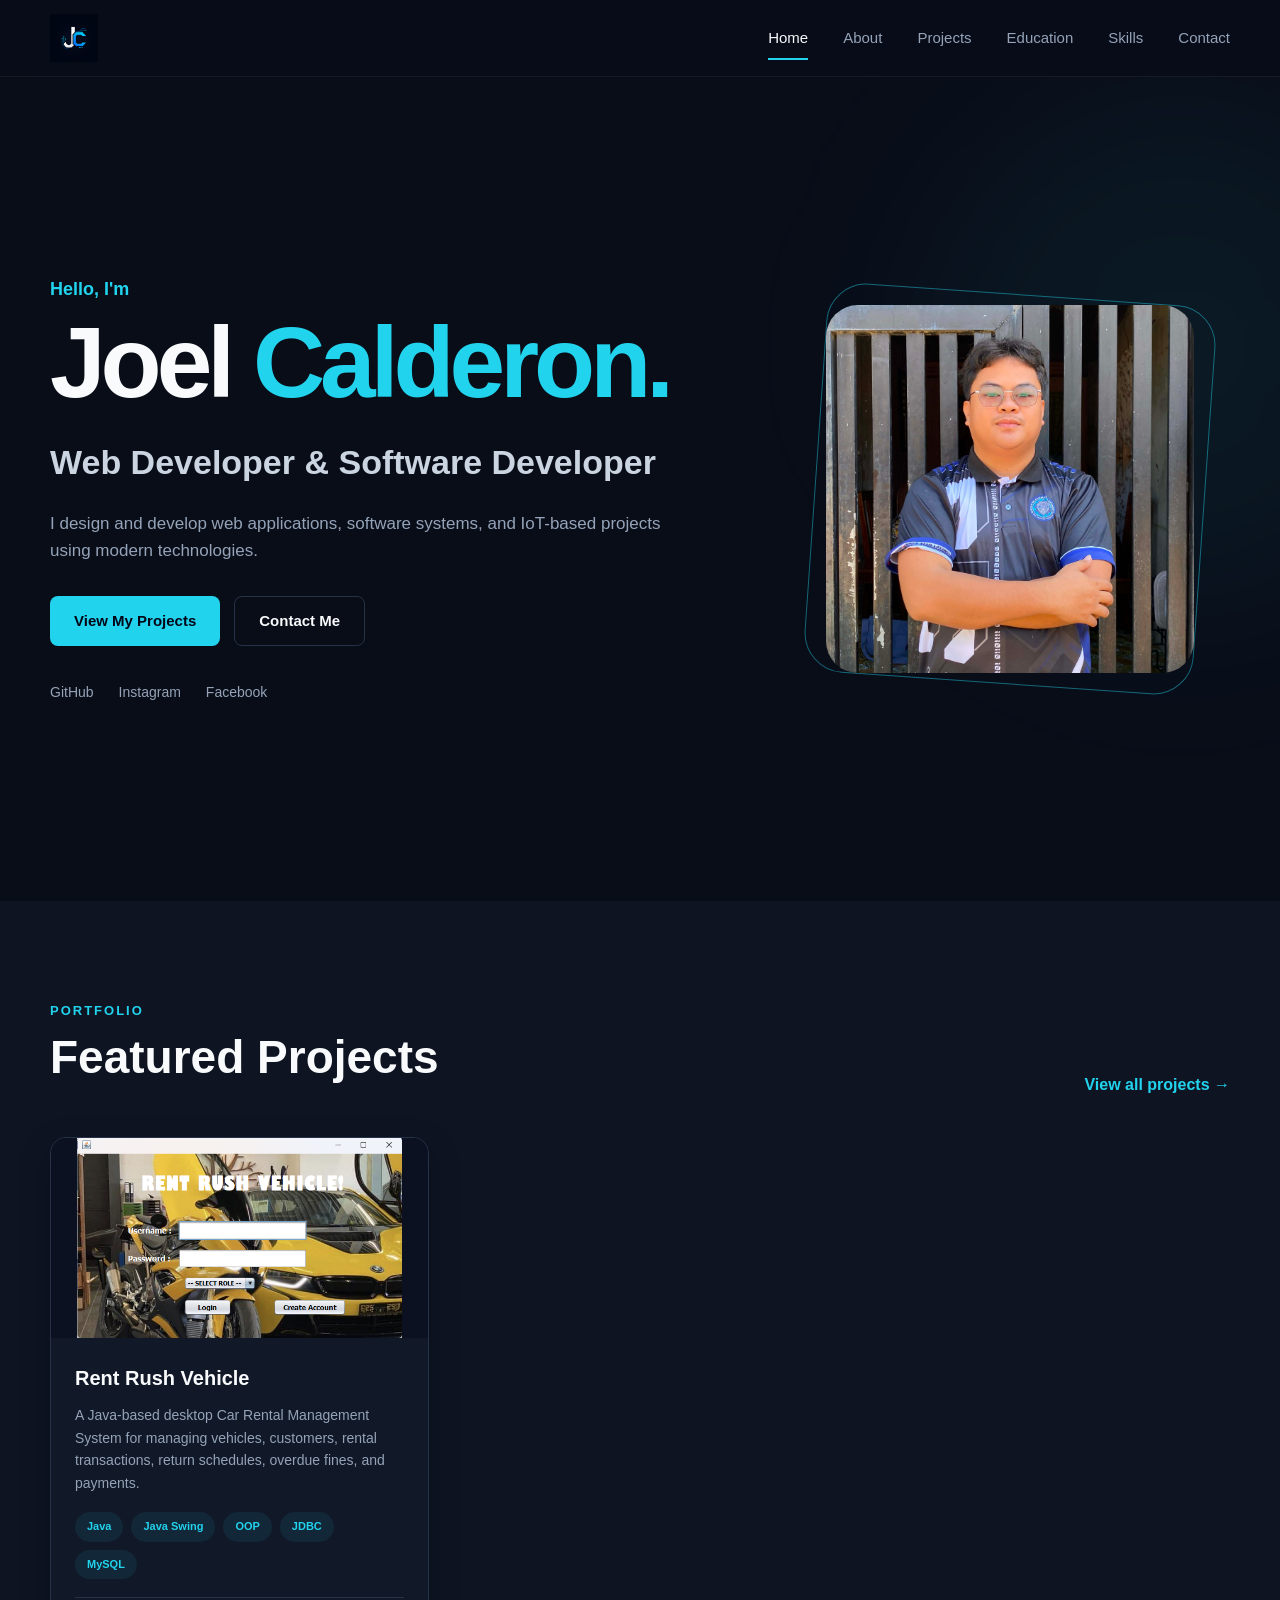
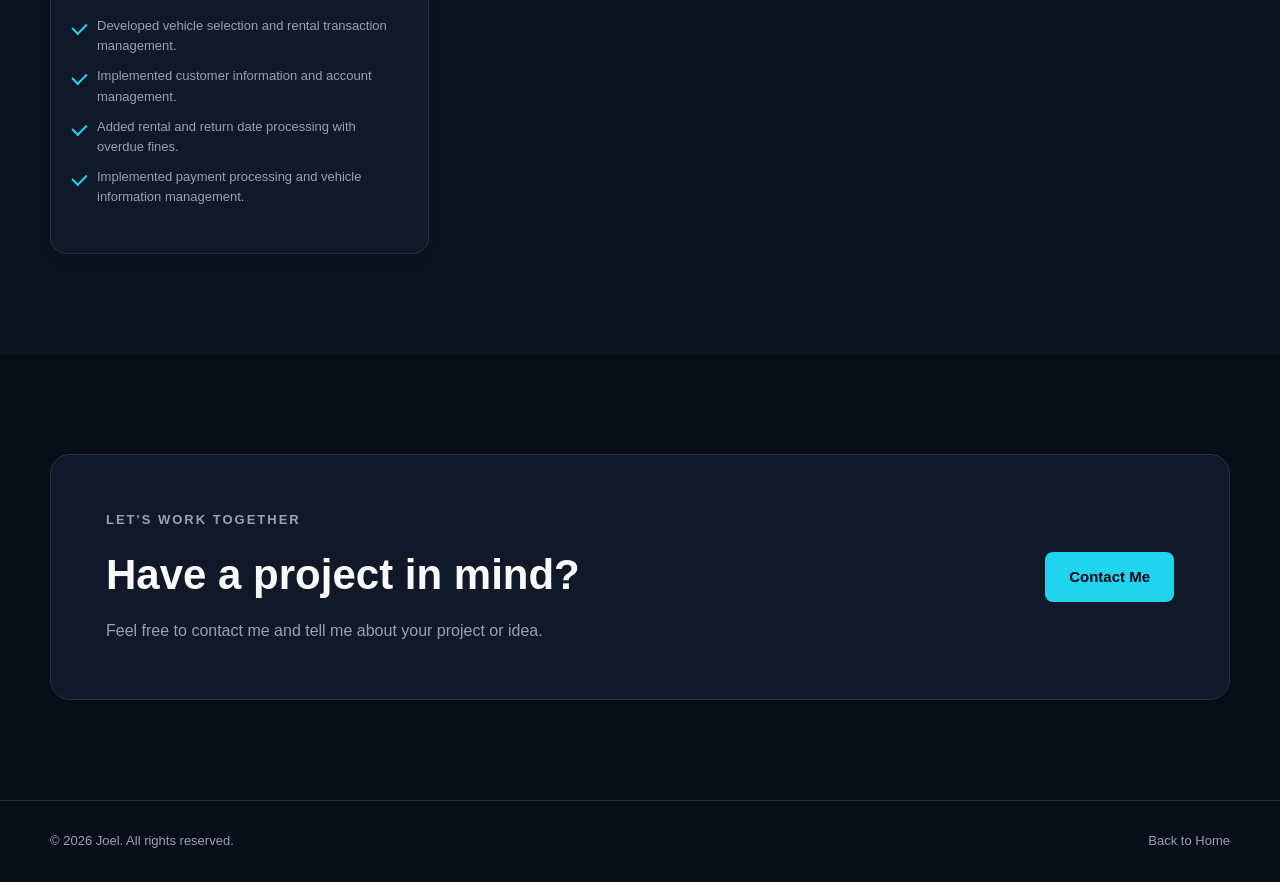
<file: index.html>
<!DOCTYPE html>
<html lang="en">

<head>
    <meta charset="UTF-8">

    <meta
        name="viewport"
        content="width=device-width, initial-scale=1.0"
    >

    <meta
        name="description"
        content="Joel's personal developer portfolio."
    >

    <title>Joel | Developer Portfolio</title>

    <link
        rel="stylesheet"
        href="./style.css"
    >
</head>

<body data-root=".">

    <!-- =========================
         NAVIGATION
    ========================== -->

    <header class="header">

        <nav class="navbar container">

             <a
                href="./index.html"
                class="logo"
            >
                <img
                    src="./assets/images/main-logo.png"
                    alt="Joel"
                >
            </a>

            <button
                class="nav-toggle"
                id="nav-toggle"
                aria-label="Open navigation menu"
            >
                ☰
            </button>

            <div
                class="nav-menu"
                id="nav-menu"
            >

                <a
                    href="./index.html"
                    class="nav-link"
                    data-page="home"
                >
                    Home
                </a>

                <a
                    href="./pages/about.html"
                    class="nav-link"
                    data-page="about"
                >
                    About
                </a>

                <a
                    href="./pages/project.html"
                    class="nav-link"
                    data-page="project"
                >
                    Projects
                </a>

                <a
                    href="./pages/education.html"
                    class="nav-link"
                    data-page="education"
                >
                    Education
                </a>

                <a
                    href="./pages/skill.html"
                    class="nav-link"
                    data-page="skill"
                >
                    Skills
                </a>

                <a
                    href="./pages/contact.html"
                    class="nav-link"
                    data-page="contact"
                >
                    Contact
                </a>

            </div>

        </nav>

    </header>


    <!-- =========================
         MAIN
    ========================== -->

    <main>

        <!-- HERO -->

        <section class="hero">

            <div class="container hero-container">

                <div class="hero-content">

                    <p class="eyebrow">
                        Hello, I'm
                    </p>

                    <h1>
                        Joel
                        <span>Calderon.</span>
                    </h1>

                    <h2>
                        Web Developer &
                        Software Developer
                    </h2>

                    <p class="hero-description">
                        I design and develop web applications,
                        software systems, and IoT-based projects
                        using modern technologies.
                    </p>

                    <div class="hero-buttons">

                        <a
                            href="./pages/project.html"
                            class="btn btn-primary"
                        >
                            View My Projects
                        </a>

                        <a
                            href="./pages/contact.html"
                            class="btn btn-secondary"
                        >
                            Contact Me
                        </a>

                    </div>


                    <div class="hero-socials">

                        <a
                            href="https://github.com/itsmeJoel18"
                            target="_blank"
                            rel="noopener"
                        >
                            GitHub
                        </a>

                        <a
                            href="https://www.instagram.com/joelcalderon018"
                            target="_blank"
                            rel="noopener"
                        >
                            Instagram
                        </a>

                        <a
                            href="https://www.facebook.com/joelcalderon1997"
                            target="_blank"
                            rel="noopener"
                        >
                            Facebook
                        </a>

                    </div>

                </div>


                <div class="hero-image-wrapper">

                    <div class="hero-image-border">

                        <img
                            src="./assets/images/pasikatkaboy.jpg"
                            alt="Joel's profile picture"
                            class="hero-image"
                        >

                    </div>

                </div>

            </div>

        </section>


        <!-- FEATURED PROJECTS -->

        <section class="section section-alt">

            <div class="container">

                <div class="section-heading-row">

                    <div>

                        <p class="section-label">
                            Portfolio
                        </p>

                        <h2 class="section-title">
                            Featured Projects
                        </h2>

                    </div>

                    <a
                        href="./pages/project.html"
                        class="text-link"
                    >
                        View all projects →
                    </a>

                </div>


                <div
                    class="projects-grid"
                    id="featured-project-container"
                >
                </div>

            </div>

        </section>


        <!-- CTA -->

        <section class="section">

            <div class="container">

                <div class="cta">

                    <div>

                        <p class="section-label">
                            Let's Work Together
                        </p>

                        <h2>
                            Have a project in mind?
                        </h2>

                        <p>
                            Feel free to contact me and tell me
                            about your project or idea.
                        </p>

                    </div>

                    <a
                        href="./pages/contact.html"
                        class="btn btn-primary"
                    >
                        Contact Me
                    </a>

                </div>

            </div>

        </section>

    </main>


    <!-- FOOTER -->

    <footer class="footer">

        <div class="container footer-container">

            <p>
                © <span id="current-year"></span>
                Joel. All rights reserved.
            </p>

            <a href="./index.html">
                Back to Home
            </a>

        </div>

    </footer>


    <script
        type="module"
        src="./js/app.js"
    ></script>

</body>

</html>
</file>
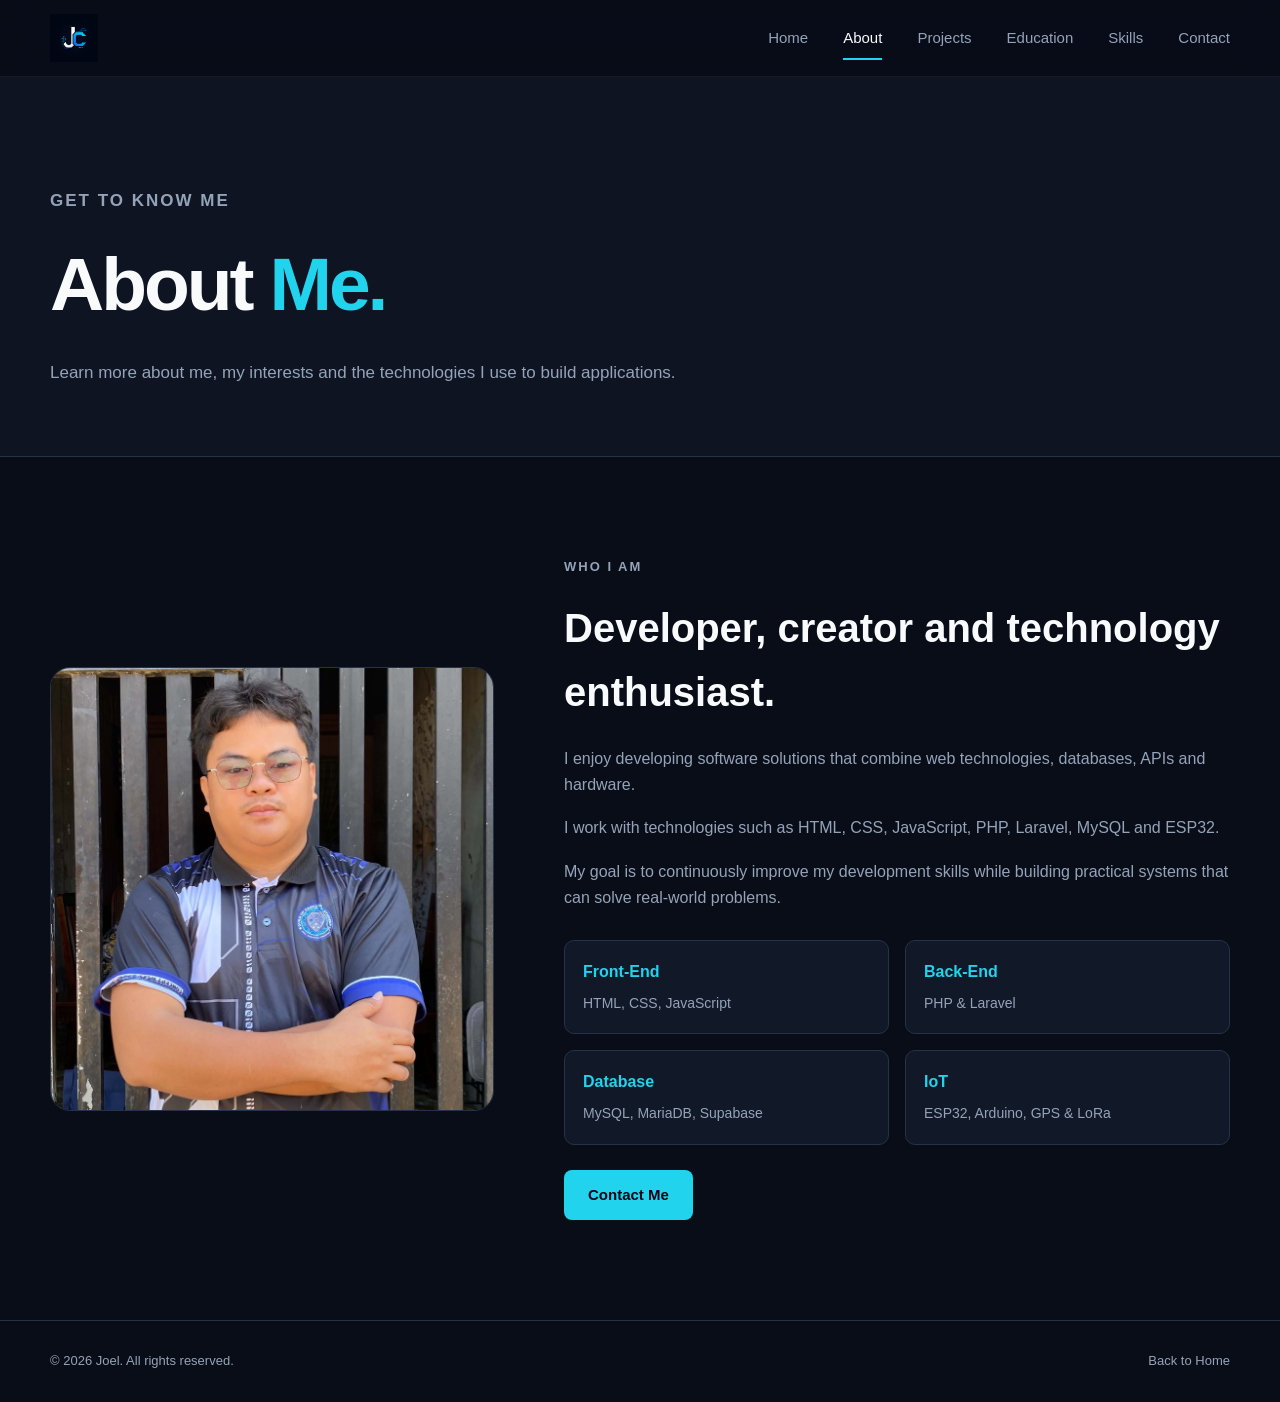
<file: pages/about.html>
<!DOCTYPE html>

<html lang="en">

<head>

    <meta charset="UTF-8">

    <meta
        name="viewport"
        content="width=device-width, initial-scale=1.0"
    >

    <title>
        About | Joel
    </title>

    <link
        rel="stylesheet"
        href="../style.css"
    >

</head>


<body data-root="..">


    <header class="header">

        <nav class="navbar container">

            <a
                href="../index.html"
                class="logo"
            >
                <img
                    src="../assets/images/main-logo.png"
                    alt="Joel"
                >
            </a>


            <button
                class="nav-toggle"
                id="nav-toggle"
                aria-label="Open navigation"
            >
                ☰
            </button>


            <div
                class="nav-menu"
                id="nav-menu"
            >

                <a
                    href="../index.html"
                    class="nav-link"
                    data-page="home"
                >
                    Home
                </a>

                <a
                    href="./about.html"
                    class="nav-link"
                    data-page="about"
                >
                    About
                </a>

                <a
                    href="./project.html"
                    class="nav-link"
                    data-page="project"
                >
                    Projects
                </a>

                <a
                    href="./education.html"
                    class="nav-link"
                    data-page="education"
                >
                    Education
                </a>

                <a
                    href="./skill.html"
                    class="nav-link"
                    data-page="skill"
                >
                    Skills
                </a>

                <a
                    href="./contact.html"
                    class="nav-link"
                    data-page="contact"
                >
                    Contact
                </a>

            </div>

        </nav>

    </header>


    <main>


        <section class="page-hero">

            <div class="container">

                <p class="section-label">
                    Get To Know Me
                </p>

                <h1>
                    About
                    <span>Me.</span>
                </h1>

                <p>
                    Learn more about me,
                    my interests and the technologies
                    I use to build applications.
                </p>

            </div>

        </section>


        <section class="section">

            <div class="container about-grid">


                <div>

                    <img
                        src="../assets/images/okay.jpg"
                        alt="Joel"
                        class="about-image"
                    >

                </div>


                <div class="about-content">

                    <p class="section-label">
                        Who I Am
                    </p>

                    <h2>
                        Developer,
                        creator and technology enthusiast.
                    </h2>


                    <p>
                        I enjoy developing software
                        solutions that combine web
                        technologies, databases,
                        APIs and hardware.
                    </p>


                    <p>
                        I work with technologies such as
                        HTML, CSS, JavaScript, PHP,
                        Laravel, MySQL and ESP32.
                    </p>


                    <p>
                        My goal is to continuously improve
                        my development skills while building
                        practical systems that can solve
                        real-world problems.
                    </p>


                    <div class="about-details">

                        <div class="detail-card">

                            <strong>
                                Front-End
                            </strong>

                            <span>
                                HTML, CSS,
                                JavaScript
                            </span>

                        </div>


                        <div class="detail-card">

                            <strong>
                                Back-End
                            </strong>

                            <span>
                                PHP & Laravel
                            </span>

                        </div>


                        <div class="detail-card">

                            <strong>
                                Database
                            </strong>

                            <span>
                                MySQL, MariaDB,
                                Supabase
                            </span>

                        </div>


                        <div class="detail-card">

                            <strong>
                                IoT
                            </strong>

                            <span>
                                ESP32, Arduino,
                                GPS & LoRa
                            </span>

                        </div>

                    </div>


                    <br>


                    <a
                        href="./contact.html"
                        class="btn btn-primary"
                    >
                        Contact Me
                    </a>

                </div>

            </div>

        </section>

    </main>


    <footer class="footer">

        <div class="container footer-container">

            <p>
                ©
                <span id="current-year"></span>
                Joel. All rights reserved.
            </p>

            <a href="../index.html">
                Back to Home
            </a>

        </div>

    </footer>


    <script
        type="module"
        src="../js/app.js"
    ></script>

</body>

</html>
</file>
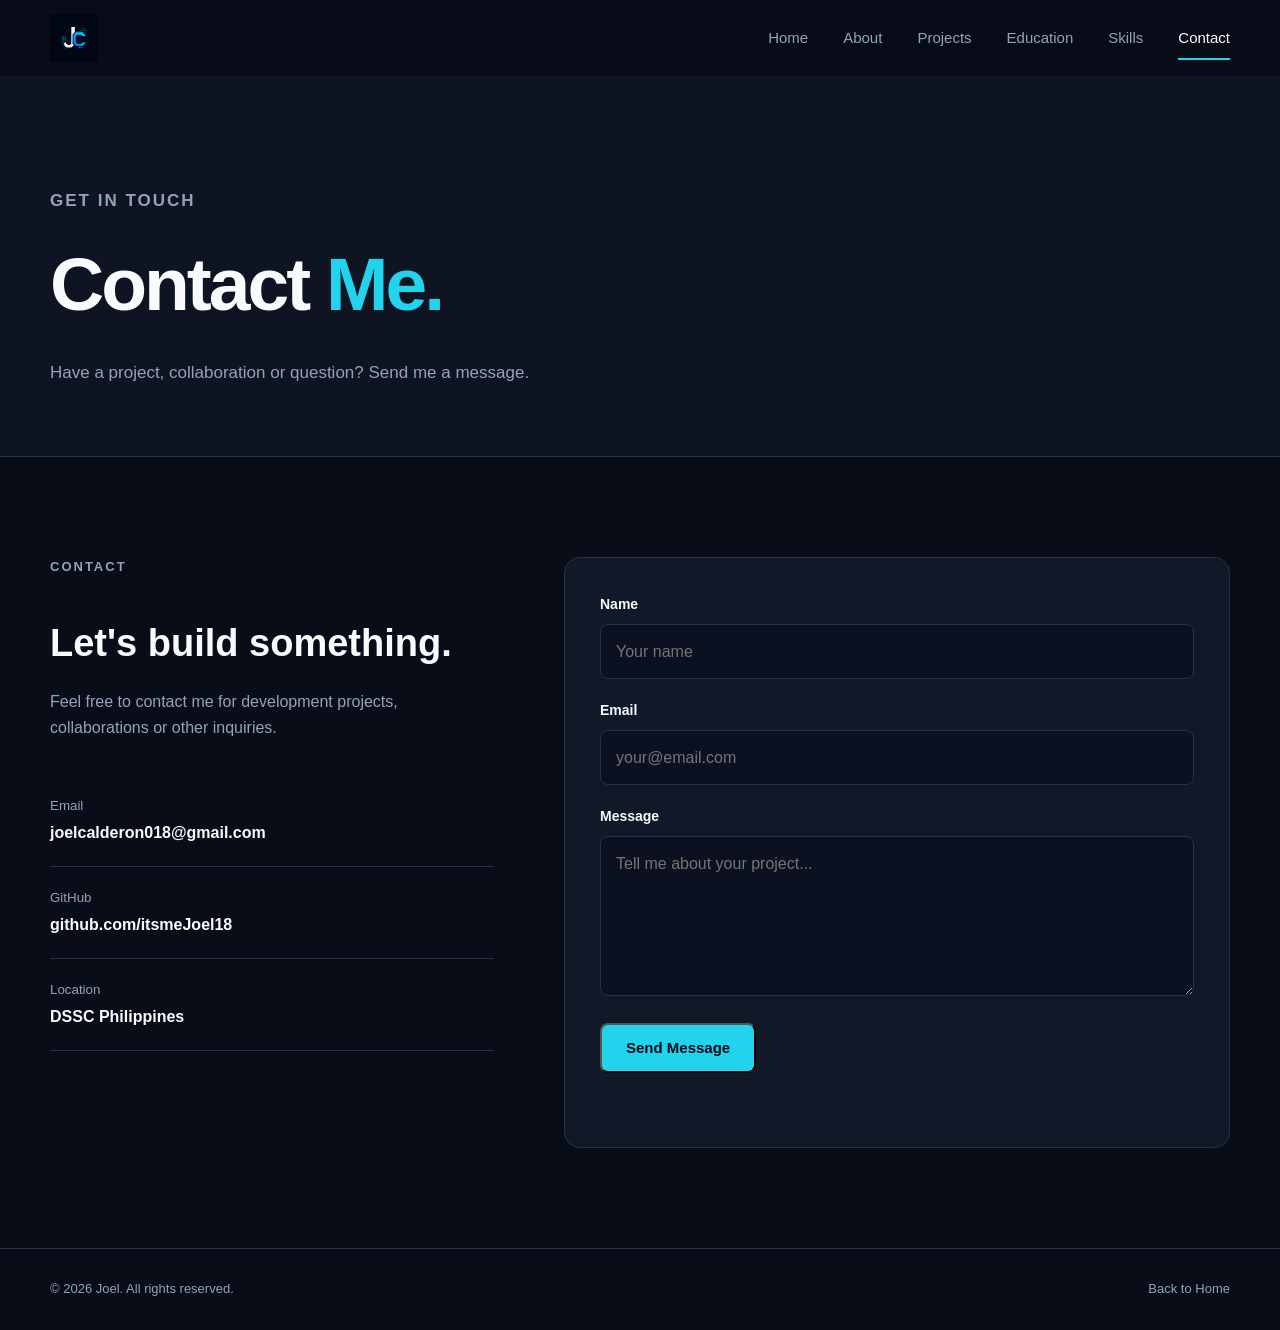
<file: pages/contact.html>
<!DOCTYPE html>

<html lang="en">

<head>

    <meta charset="UTF-8">

    <meta
        name="viewport"
        content="width=device-width, initial-scale=1.0"
    >

    <title>
        Contact | Joel
    </title>

    <link
        rel="stylesheet"
        href="../style.css"
    >

</head>


<body data-root="..">


    <header class="header">

        <nav class="navbar container">

            <a
                href="../index.html"
                class="logo"
            >
                <img
                    src="../assets/images/main-logo.png"
                    alt="Joel"
                >
            </a>


            <button
                class="nav-toggle"
                id="nav-toggle"
                aria-label="Open navigation"
            >
                ☰
            </button>


            <div
                class="nav-menu"
                id="nav-menu"
            >

                <a
                    href="../index.html"
                    class="nav-link"
                    data-page="home"
                >
                    Home
                </a>

                <a
                    href="./about.html"
                    class="nav-link"
                    data-page="about"
                >
                    About
                </a>

                <a
                    href="./project.html"
                    class="nav-link"
                    data-page="project"
                >
                    Projects
                </a>

                <a
                    href="./education.html"
                    class="nav-link"
                    data-page="education"
                >
                    Education
                </a>

                <a
                    href="./skill.html"
                    class="nav-link"
                    data-page="skill"
                >
                    Skills
                </a>

                <a
                    href="./contact.html"
                    class="nav-link"
                    data-page="contact"
                >
                    Contact
                </a>

            </div>

        </nav>

    </header>


    <main>


        <section class="page-hero">

            <div class="container">

                <p class="section-label">
                    Get In Touch
                </p>

                <h1>
                    Contact
                    <span>Me.</span>
                </h1>

                <p>
                    Have a project, collaboration
                    or question? Send me a message.
                </p>

            </div>

        </section>


        <section class="section">

            <div class="container contact-grid">


                <div class="contact-info">

                    <p class="section-label">
                        Contact
                    </p>

                    <h2>
                        Let's build something.
                    </h2>

                    <p>
                        Feel free to contact me for
                        development projects,
                        collaborations or other inquiries.
                    </p>


                    <div class="contact-item">

                        <small>
                            Email
                        </small>

                        <strong>
                            joelcalderon018@gmail.com
                        </strong>

                    </div>


                    <div class="contact-item">

                        <small>
                            GitHub
                        </small>

                        <strong>
                            github.com/itsmeJoel18
                        </strong>

                    </div>


                    <div class="contact-item">

                        <small>
                            Location
                        </small>

                        <strong>
                            DSSC Philippines
                        </strong>

                    </div>

                </div>


                <form
                    class="contact-form"
                    id="contact-form"
                >


                    <div class="form-group">

                        <label for="name">
                            Name
                        </label>

                        <input
                            type="text"
                            id="name"
                            name="name"
                            placeholder="Your name"
                        >

                    </div>


                    <div class="form-group">

                        <label for="email">
                            Email
                        </label>

                        <input
                            type="email"
                            id="email"
                            name="email"
                            placeholder="your@email.com"
                        >

                    </div>


                    <div class="form-group">

                        <label for="message">
                            Message
                        </label>

                        <textarea
                            id="message"
                            name="message"
                            placeholder="Tell me about your project..."
                        ></textarea>

                    </div>


                    <button
                        type="submit"
                        class="btn btn-primary"
                    >
                        Send Message
                    </button>


                    <p
                        class="form-message"
                        id="form-message"
                    ></p>

                </form>

            </div>

        </section>

    </main>


    <footer class="footer">

        <div class="container footer-container">

            <p>
                ©
                <span id="current-year"></span>
                Joel. All rights reserved.
            </p>

            <a href="../index.html">
                Back to Home
            </a>

        </div>

    </footer>


    <script
        type="module"
        src="../js/app.js"
    ></script>

</body>

</html>
</file>
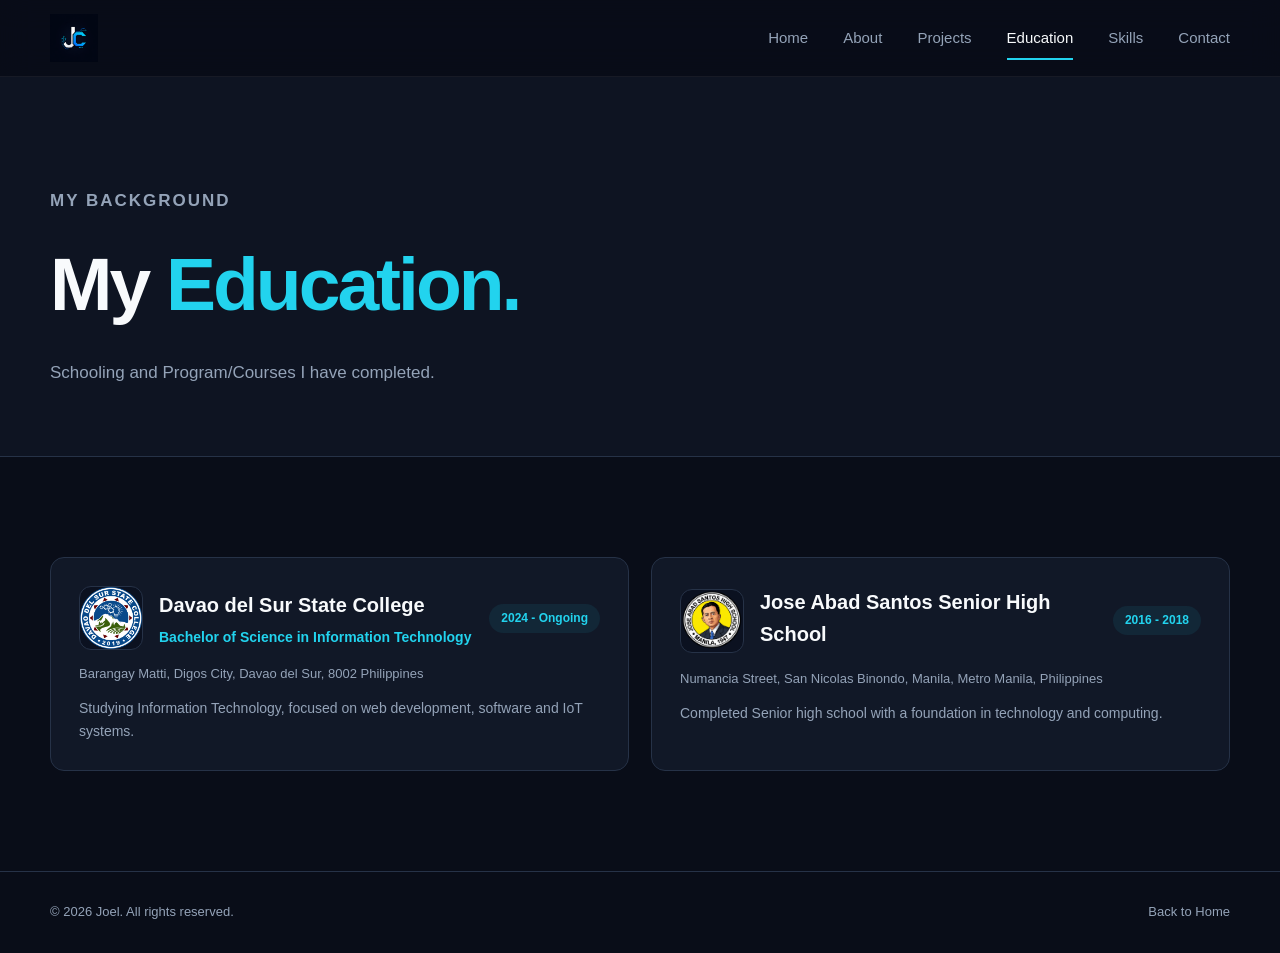
<file: pages/education.html>
<!DOCTYPE html>

<html lang="en">

<head>

    <meta charset="UTF-8">

    <meta
        name="viewport"
        content="width=device-width, initial-scale=1.0"
    >

    <title>
        Education | Joel
    </title>

    <link
        rel="stylesheet"
        href="../style.css"
    >

</head>


<body data-root="..">


    <header class="header">

        <nav class="navbar container">

            <a
                href="../index.html"
                class="logo"
            >
                <img
                    src="../assets/images/main-logo.png"
                    alt="Joel"
                >
            </a>


            <button
                class="nav-toggle"
                id="nav-toggle"
                aria-label="Open navigation"
            >
                ☰
            </button>


            <div
                class="nav-menu"
                id="nav-menu"
            >

                <a
                    href="../index.html"
                    class="nav-link"
                    data-page="home"
                >
                    Home
                </a>

                <a
                    href="./about.html"
                    class="nav-link"
                    data-page="about"
                >
                    About
                </a>

                <a
                    href="./project.html"
                    class="nav-link"
                    data-page="project"
                >
                    Projects
                </a>

                <a
                    href="./education.html"
                    class="nav-link"
                    data-page="education"
                >
                    Education
                </a>

                <a
                    href="./skill.html"
                    class="nav-link"
                    data-page="skill"
                >
                    Skills
                </a>

                <a
                    href="./contact.html"
                    class="nav-link"
                    data-page="contact"
                >
                    Contact
                </a>

            </div>

        </nav>

    </header>


    <main>


        <section class="page-hero">

            <div class="container">

                <p class="section-label">
                    My Background
                </p>

                <h1>
                    My
                    <span>Education.</span>
                </h1>

                <p>
                    Schooling and Program/Courses
                    I have completed.
                </p>

            </div>


        </section>


        <section class="section">

            <div class="container">

                <div class="education-list">

                    <article class="education-card">

                        <div class="education-header">

                            <img
                                src="../assets/images/DSSC%20LOGO.png"
                                alt="Davao del Sur State College logo"
                                class="education-logo"
                            >

                            <div class="education-info">

                                <h3>
                                    Davao del Sur State College
                                </h3>

                                <p class="education-degree">
                                    Bachelor of Science in Information Technology
                                </p>

                            </div>

                            <span class="education-years">
                                2024 - Ongoing
                            </span>

                        </div>

                        <p class="education-location">
                            Barangay Matti, Digos City, Davao del Sur, 8002 Philippines
                        </p>

                        <p class="education-description">
                            Studying Information Technology, focused on
                            web development, software and IoT systems.
                        </p>

                    </article>


                    <article class="education-card">

                        <div class="education-header">

                            <img
                                src="../assets/images/JASHS%20LOGO.png"
                                alt="Jose Abad Santos Senior High School logo"
                                class="education-logo"
                            >

                            <div class="education-info">
                                
                                <h3>
                                    Jose Abad Santos Senior High School
                                </h3>

                            </div>

                            <span class="education-years">
                                2016 - 2018
                            </span>

                        </div>

                        <p class="education-location">
                            Numancia Street, San Nicolas Binondo, Manila, Metro Manila, Philippines
                        </p>

                        <p class="education-description">
                            Completed Senior high school with a
                            foundation in technology and computing.
                        </p>

                    </article>

                </div>

            </div>

        </section>

    </main>


    <footer class="footer">

        <div class="container footer-container">

            <p>
                ©
                <span id="current-year"></span>
                Joel. All rights reserved.
            </p>

            <a href="../index.html">
                Back to Home
            </a>

        </div>

    </footer>


    <script
        type="module"
        src="../js/app.js"
    ></script>

</body>

</html>
</file>
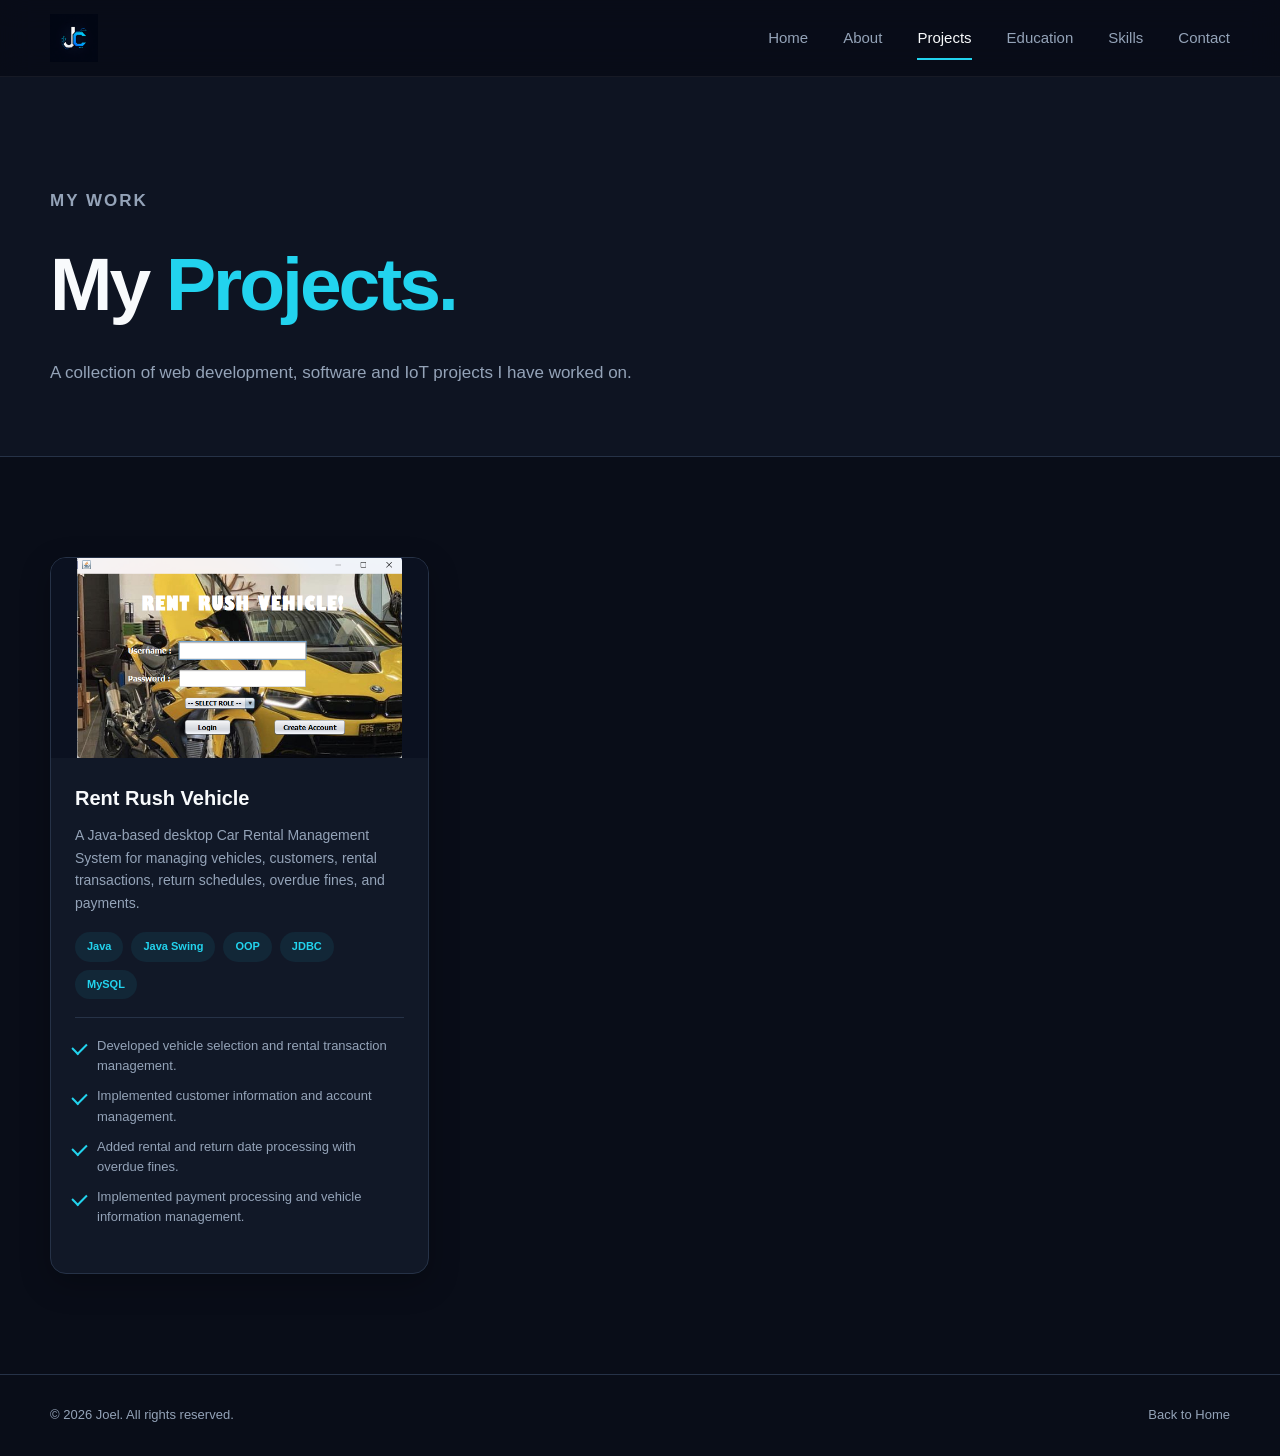
<file: pages/project.html>
<!DOCTYPE html>

<html lang="en">

<head>

    <meta charset="UTF-8">

    <meta
        name="viewport"
        content="width=device-width, initial-scale=1.0"
    >

    <title>
        Projects | Joel
    </title>

    <link
        rel="stylesheet"
        href="../style.css"
    >

</head>


<body data-root="..">


    <header class="header">

        <nav class="navbar container">

            <a
                href="../index.html"
                class="logo"
            >
                <img
                    src="../assets/images/main-logo.png"
                    alt="Joel"
                >
            </a>


            <button
                class="nav-toggle"
                id="nav-toggle"
                aria-label="Open navigation"
            >
                ☰
            </button>


            <div
                class="nav-menu"
                id="nav-menu"
            >

                <a
                    href="../index.html"
                    class="nav-link"
                    data-page="home"
                >
                    Home
                </a>

                <a
                    href="./about.html"
                    class="nav-link"
                    data-page="about"
                >
                    About
                </a>

                <a
                    href="./project.html"
                    class="nav-link"
                    data-page="project"
                >
                    Projects
                </a>

                <a
                    href="./education.html"
                    class="nav-link"
                    data-page="education"
                >
                    Education
                </a>

                <a
                    href="./skill.html"
                    class="nav-link"
                    data-page="skill"
                >
                    Skills
                </a>

                <a
                    href="./contact.html"
                    class="nav-link"
                    data-page="contact"
                >
                    Contact
                </a>

            </div>

        </nav>

    </header>


    <main>


        <section class="page-hero">

            <div class="container">

                <p class="section-label">
                    My Work
                </p>

                <h1>
                    My
                    <span>Projects.</span>
                </h1>

                <p>
                    A collection of web development,
                    software and IoT projects I have
                    worked on.
                </p>

            </div>

        </section>


        <section class="section">

            <div class="container">

                <div
                    class="projects-grid"
                    id="project-container"
                >
                </div>

            </div>

        </section>

    </main>


    <footer class="footer">

        <div class="container footer-container">

            <p>
                ©
                <span id="current-year"></span>
                Joel. All rights reserved.
            </p>

            <a href="../index.html">
                Back to Home
            </a>

        </div>

    </footer>


    <script
        type="module"
        src="../js/app.js"
    ></script>

</body>

</html>
</file>
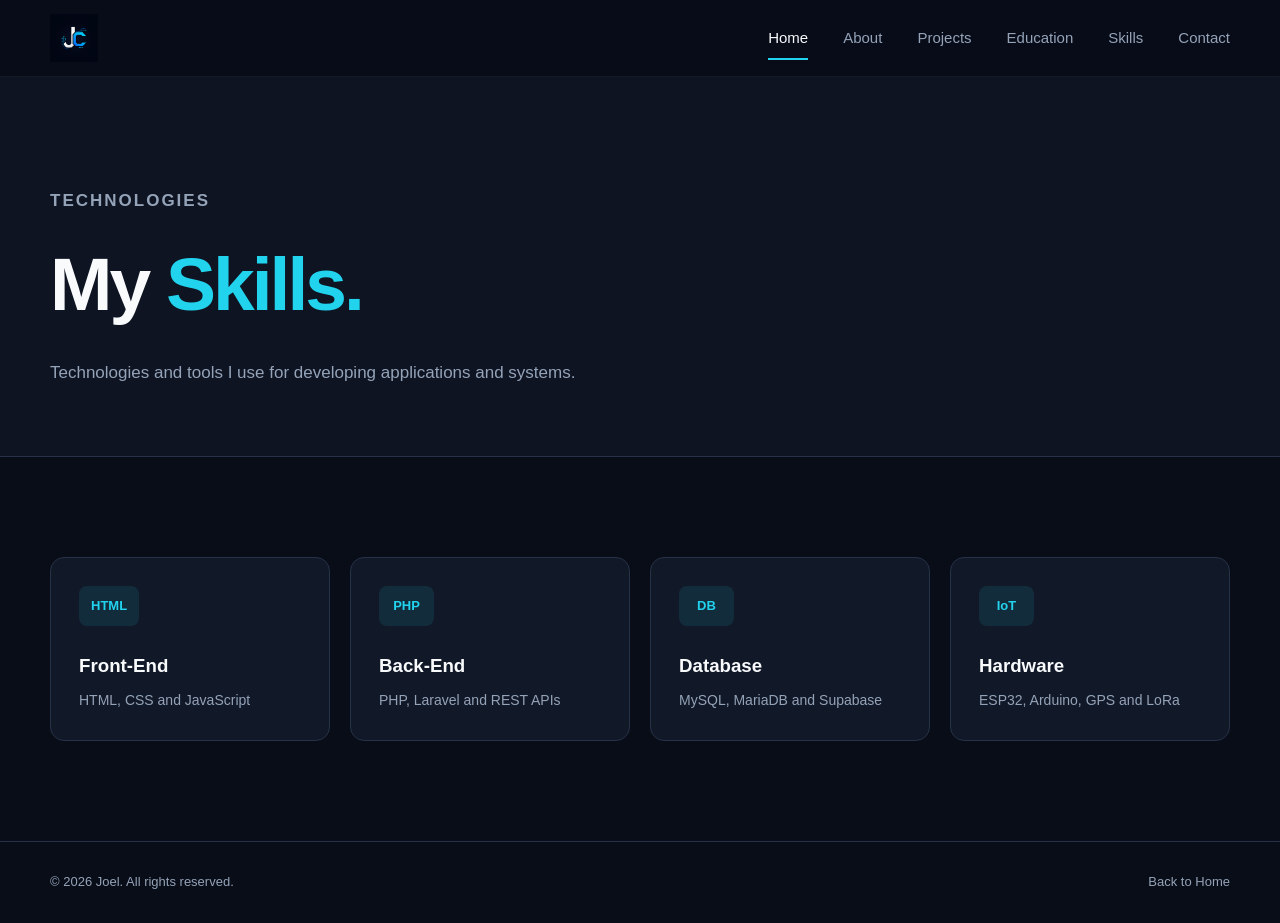
<file: pages/skill.html>
<!DOCTYPE html>

<html lang="en">

<head>

    <meta charset="UTF-8">

    <meta
        name="viewport"
        content="width=device-width, initial-scale=1.0"
    >

    <title>
        Skills | Joel
    </title>

    <link
        rel="stylesheet"
        href="../style.css"
    >

</head>


<body data-root="..">


    <header class="header">

        <nav class="navbar container">

            <a
                href="../index.html"
                class="logo"
            >
                <img
                    src="../assets/images/main-logo.png"
                    alt="Joel"
                >
            </a>


            <button
                class="nav-toggle"
                id="nav-toggle"
                aria-label="Open navigation"
            >
                ☰
            </button>


            <div
                class="nav-menu"
                id="nav-menu"
            >

                <a
                    href="../index.html"
                    class="nav-link"
                    data-page="home"
                >
                    Home
                </a>

                <a
                    href="./about.html"
                    class="nav-link"
                    data-page="about"
                >
                    About
                </a>

                <a
                    href="./project.html"
                    class="nav-link"
                    data-page="project"
                >
                    Projects
                </a>

                <a
                    href="./education.html"
                    class="nav-link"
                    data-page="education"
                >
                    Education
                </a>

                <a
                    href="./skill.html"
                    class="nav-link"
                    data-page="skill"
                >
                    Skills
                </a>

                <a
                    href="./contact.html"
                    class="nav-link"
                    data-page="contact"
                >
                    Contact
                </a>

            </div>

        </nav>

    </header>


    <main>


        <section class="page-hero">

            <div class="container">

                <p class="section-label">
                    Technologies
                </p>

                <h1>
                    My
                    <span>Skills.</span>
                </h1>

                <p>
                    Technologies and tools I use for
                    developing applications and systems.
                </p>

            </div>

        </section>


        <section class="section">

            <div class="container">

                <div class="skills-grid">

                    <article class="skill-card">
                        <span class="skill-icon">
                            HTML
                        </span>

                        <h3>
                            Front-End
                        </h3>

                        <p>
                            HTML, CSS and JavaScript
                        </p>
                    </article>


                    <article class="skill-card">
                        <span class="skill-icon">
                            PHP
                        </span>

                        <h3>
                            Back-End
                        </h3>

                        <p>
                            PHP, Laravel and REST APIs
                        </p>
                    </article>


                    <article class="skill-card">
                        <span class="skill-icon">
                            DB
                        </span>

                        <h3>
                            Database
                        </h3>

                        <p>
                            MySQL, MariaDB and Supabase
                        </p>
                    </article>


                    <article class="skill-card">
                        <span class="skill-icon">
                            IoT
                        </span>

                        <h3>
                            Hardware
                        </h3>

                        <p>
                            ESP32, Arduino, GPS and LoRa
                        </p>
                    </article>

                </div>

            </div>

        </section>

    </main>


    <footer class="footer">

        <div class="container footer-container">

            <p>
                ©
                <span id="current-year"></span>
                Joel. All rights reserved.
            </p>

            <a href="../index.html">
                Back to Home
            </a>

        </div>

    </footer>


    <script
        type="module"
        src="../js/app.js"
    ></script>

</body>

</html>
</file>
<file: style.css>
/* =========================================
   RESET
========================================= */

* {
    margin: 0;
    padding: 0;
    box-sizing: border-box;
}


html {
    scroll-behavior: smooth;
}


body {
    font-family:
        Inter,
        Arial,
        Helvetica,
        sans-serif;

    background: #090d18;
    color: #f8fafc;

    line-height: 1.6;

    overflow-x: hidden;
}


a {
    color: inherit;
    text-decoration: none;
}


img {
    display: block;
    max-width: 100%;
}


button,
input,
textarea {
    font: inherit;
}


button {
    cursor: pointer;
}


/* =========================================
   VARIABLES
========================================= */

:root {

    --background: #090d18;

    --background-secondary: #0e1422;

    --card: #111827;

    --card-hover: #182132;

    --border: #263247;

    --primary: #22d3ee;

    --primary-hover: #67e8f9;

    --text: #f8fafc;

    --text-secondary: #94a3b8;

    --text-dark: #020617;

    --max-width: 1180px;

    --header-height: 76px;

}


/* =========================================
   GLOBAL
========================================= */

.container {
    width: min(
        calc(100% - 40px),
        var(--max-width)
    );

    margin-inline: auto;
}


.section {
    padding: 100px 0;
}


.section-alt {
    background: var(--background-secondary);
}


.section-label {
    color: var(--primary);

    font-size: 13px;

    font-weight: 700;

    text-transform: uppercase;

    letter-spacing: 2px;

    margin-bottom: 10px;
}


.section-title {
    font-size: clamp(
        32px,
        5vw,
        46px
    );

    line-height: 1.1;

    margin-bottom: 15px;
}


.section-description {
    color: var(--text-secondary);

    max-width: 650px;

    margin-bottom: 45px;
}


.section-heading-row {
    display: flex;

    justify-content: space-between;

    align-items: end;

    gap: 30px;

    margin-bottom: 40px;
}


.text-link {
    color: var(--primary);

    font-weight: 600;

    transition: 0.2s;
}


.text-link:hover {
    color: var(--primary-hover);
}


/* =========================================
   HEADER
========================================= */

.header {
    position: sticky;

    top: 0;

    z-index: 1000;

    background:
        rgba(9, 13, 24, 0.88);

    backdrop-filter: blur(15px);

    border-bottom:
        1px solid rgba(255, 255, 255, 0.06);
}


.navbar {
    min-height: var(--header-height);

    display: flex;

    align-items: center;

    justify-content: space-between;
}


.logo {
    display: inline-flex;

    align-items: center;

    font-size: 31px;

    font-weight: 800;

    letter-spacing: -2px;
}


.logo span {
    color: var(--primary);
}


.logo img {
    display: block;

height: 48px;

    width: auto;
}


.nav-menu {
    display: flex;

    align-items: center;

    gap: 35px;
}


.nav-link {
    color: var(--text-secondary);

    font-size: 15px;

    font-weight: 500;

    position: relative;

    transition: 0.2s;
}


.nav-link:hover,
.nav-link.active {
    color: var(--text);
}


.nav-link.active::after {

    content: "";

    position: absolute;

    left: 0;

    right: 0;

    bottom: -10px;

    height: 2px;

    background: var(--primary);
}


.nav-toggle {
    display: none;

    background: transparent;

    border: 0;

    color: white;

    font-size: 25px;
}


/* =========================================
   HERO
========================================= */

.hero {
    min-height:
        calc(100vh - var(--header-height));

    display: flex;

    align-items: center;

    position: relative;

    overflow: hidden;
}


.hero::before {
    content: "";

    position: absolute;

    width: 500px;

    height: 500px;

    border-radius: 50%;

    background:
        rgba(34, 211, 238, 0.06);

    filter: blur(100px);

    right: -150px;

    top: 20px;

    pointer-events: none;
}


.hero-container {
    display: grid;

    grid-template-columns:
        1.2fr 0.8fr;

    align-items: center;

    gap: 80px;

    padding: 80px 0;
}


.eyebrow {
    color: var(--primary);

    font-size: 18px;

    font-weight: 600;

    margin-bottom: 12px;
}


.hero h1 {
    font-size: clamp(
        60px,
        9vw,
        100px
    );

    line-height: 0.95;

    letter-spacing: -5px;

    margin-bottom: 25px;
}


.hero h1 span {
    color: var(--primary);
}


.hero h2 {
    font-size: clamp(
        23px,
        4vw,
        34px
    );

    color: #cbd5e1;

    margin-bottom: 20px;
}


.hero-description {
    color: var(--text-secondary);

    font-size: 17px;

    max-width: 630px;

    margin-bottom: 32px;
}


.hero-buttons {
    display: flex;

    flex-wrap: wrap;

    gap: 14px;

    margin-bottom: 35px;
}


.btn {
    display: inline-flex;

    align-items: center;

    justify-content: center;

    min-height: 50px;

    padding: 0 24px;

    border-radius: 8px;

    font-size: 15px;

    font-weight: 700;

    transition:
        transform 0.2s,
        background 0.2s,
        border 0.2s;
}


.btn:hover {
    transform: translateY(-2px);
}


.btn-primary {
    color: var(--text-dark);

    background: var(--primary);
}


.btn-primary:hover {
    background: var(--primary-hover);
}


.btn-secondary {
    color: var(--text);

    border:
        1px solid var(--border);

    background: transparent;
}


.btn-secondary:hover {
    border-color: var(--primary);
}


.hero-socials {
    display: flex;

    flex-wrap: wrap;

    gap: 25px;
}


.hero-socials a {
    color: var(--text-secondary);

    font-size: 14px;

    transition: 0.2s;
}


.hero-socials a:hover {
    color: var(--primary);
}


.hero-image-wrapper {
    display: flex;

    justify-content: center;
}


.hero-image-border {
    width: min(390px, 100%);

    aspect-ratio: 1 / 1;

    padding: 10px;

    border:
        1px solid rgba(
            34,
            211,
            238,
            0.45
        );

    border-radius: 40px;

    transform: rotate(4deg);
}


.hero-image {
    width: 100%;

    height: 100%;

    object-fit: cover;

    object-position: center;

    border-radius: 32px;

    transform: rotate(-4deg);

    background: #111827;
}


/* =========================================
   SKILLS
========================================= */

.skills-grid {
    display: grid;

    grid-template-columns:
        repeat(4, 1fr);

    gap: 20px;
}


.skill-card {
    padding: 28px;

    border-radius: 14px;

    border:
        1px solid var(--border);

    background: var(--card);

    transition:
        0.25s ease;
}


.skill-card:hover {
    transform: translateY(-5px);

    border-color:
        rgba(34, 211, 238, 0.5);

    background: var(--card-hover);
}


.skill-icon {
    display: inline-flex;

    align-items: center;

    justify-content: center;

    min-width: 55px;

    min-height: 40px;

    padding: 0 12px;

    margin-bottom: 25px;

    border-radius: 8px;

    background:
        rgba(34, 211, 238, 0.1);

    color: var(--primary);

    font-size: 13px;

    font-weight: 800;
}


.skill-card h3 {
    margin-bottom: 8px;
}


.skill-card p {
    color: var(--text-secondary);

    font-size: 14px;
}


/* =========================================
   PROJECTS
========================================= */

.projects-grid {
    display: grid;

    grid-template-columns:
        repeat(3, 1fr);

    gap: 22px;
}


.project-card {
    display: flex;

    flex-direction: column;

    height: 100%;

    overflow: hidden;

    border:
        1px solid var(--border);

    border-radius: 16px;

    background: var(--card);

    box-shadow:
        0 10px 30px
        rgba(0, 0, 0, 0.25);

    transition:
        transform 0.25s,
        border 0.25s,
        box-shadow 0.25s;
}


.project-card:hover {
    transform: translateY(-6px);

    border-color:
        rgba(34, 211, 238, 0.5);

    box-shadow:
        0 18px 42px
        rgba(0, 0, 0, 0.4);
}


.project-image {
    width: 100%;

    height: 200px;

    display: flex;

    align-items: center;

    justify-content: center;

    overflow: hidden;

    background: #0b1120;
}


.project-image img {
    width: 100%;

    height: 100%;

    object-fit: contain;

    display: block;
}


.project-icon {
    width: 100%;

    height: 200px;

    display: flex;

    justify-content: center;

    align-items: center;

    background:
        linear-gradient(
            135deg,
            #111827,
            #172554
        );

    color: var(--primary);

    font-size: 56px;

    font-weight: 800;
}


.project-content {
    display: flex;

    flex-direction: column;

    flex: 1;

    padding: 24px;
}


.project-content h3 {
    font-size: 20px;

    margin-bottom: 10px;
}


.project-content p {
    flex: 1;

    color: var(--text-secondary);

    font-size: 14px;

    line-height: 1.6;

    margin-bottom: 18px;

    overflow-wrap: anywhere;
}


.project-tech {
    display: flex;

    flex-wrap: wrap;

    gap: 8px;

    margin-bottom: 18px;
}


.tech-tag {
    padding: 6px 12px;

    border-radius: 50px;

    background:
        rgba(34, 211, 238, 0.08);

    color: var(--primary);

    font-size: 11px;

    font-weight: 600;
}


.project-features {
    list-style: none;

    margin: 0;

    padding: 18px 0 20px;

    border-top:
        1px solid var(--border);

    display: flex;

    flex-direction: column;

    gap: 10px;
}


.project-features li {
    position: relative;

    padding-left: 22px;

    color: var(--text-secondary);

    font-size: 13px;

    line-height: 1.55;

    overflow-wrap: anywhere;
}


.project-features li::before {
    content: "";

    position: absolute;

    left: 0;

    top: 4px;

    width: 7px;

    height: 12px;

    border-right: 2px solid var(--primary);

    border-bottom: 2px solid var(--primary);

    transform: rotate(45deg);
}


.project-links {
    display: flex;

    gap: 17px;

    margin-top: 2px;
}


.project-links a {
    font-size: 13px;

    font-weight: 700;

    color: #cbd5e1;
}


.project-links a:hover {
    color: var(--primary);
}


/* =========================================
   CTA
========================================= */

.cta {
    padding: 55px;

    display: flex;

    justify-content: space-between;

    align-items: center;

    gap: 30px;

    border-radius: 20px;

    border:
        1px solid var(--border);

    background: var(--card);
}


.cta h2 {
    font-size: clamp(
        28px,
        4vw,
        42px
    );

    margin-bottom: 10px;
}


.cta p {
    color: var(--text-secondary);
}


/* =========================================
   PAGE HERO
========================================= */

.page-hero {
    padding:
        110px 0 70px;

    background: var(--background-secondary);

    border-bottom:
        1px solid var(--border);
}


.page-hero h1 {
    font-size: clamp(
        45px,
        8vw,
        75px
    );

    letter-spacing: -3px;

    margin-bottom: 15px;
}


.page-hero h1 span {
    color: var(--primary);
}


.page-hero p {
    color: var(--text-secondary);

    max-width: 650px;

    font-size: 17px;
}


/* =========================================
   ABOUT
========================================= */

.about-grid {
    display: grid;

    grid-template-columns:
        0.8fr 1.2fr;

    gap: 70px;

    align-items: center;
}


.about-image {
    width: 100%;

    aspect-ratio: 1 / 1;

    object-fit: cover;

    border-radius: 20px;

    border:
        1px solid var(--border);
}


.about-content h2 {
    font-size: 40px;

    margin-bottom: 22px;
}


.about-content p {
    color: var(--text-secondary);

    margin-bottom: 18px;
}


.about-details {
    display: grid;

    grid-template-columns:
        repeat(2, 1fr);

    gap: 16px;

    margin-top: 30px;
}


.detail-card {
    padding: 18px;

    background: var(--card);

    border:
        1px solid var(--border);

    border-radius: 10px;
}


.detail-card strong {
    display: block;

    color: var(--primary);

    margin-bottom: 5px;
}


.detail-card span {
    color: var(--text-secondary);

    font-size: 14px;
}


/* =========================================
   CONTACT
========================================= */

.contact-grid {
    display: grid;

    grid-template-columns:
        0.8fr 1.2fr;

    gap: 70px;
}


.contact-info h2 {
    font-size: 38px;

    margin-bottom: 15px;
}


.contact-info > p {
    color: var(--text-secondary);

    margin-bottom: 35px;
}


.contact-item {
    padding: 20px 0;

    border-bottom:
        1px solid var(--border);
}


.contact-item small {
    display: block;

    color: var(--text-secondary);

    margin-bottom: 4px;
}


.contact-form {
    padding: 35px;

    background: var(--card);

    border:
        1px solid var(--border);

    border-radius: 16px;
}


.form-group {
    margin-bottom: 20px;
}


.form-group label {
    display: block;

    margin-bottom: 8px;

    font-size: 14px;

    font-weight: 600;
}


.form-group input,
.form-group textarea {
    width: 100%;

    border:
        1px solid var(--border);

    background: #0b1120;

    color: var(--text);

    border-radius: 8px;

    outline: none;

    padding: 14px 15px;

    transition: 0.2s;
}


.form-group textarea {
    min-height: 160px;

    resize: vertical;
}


.form-group input:focus,
.form-group textarea:focus {
    border-color: var(--primary);
}


.form-message {
    margin-top: 15px;

    min-height: 24px;

    color: var(--primary);

    font-size: 14px;
}


/* =========================================
   EDUCATION
========================================= */

.education-list {
    display: grid;

    grid-template-columns:
        repeat(2, 1fr);

    gap: 22px;
}


.education-card {
    padding: 28px;

    border:
        1px solid var(--border);

    border-radius: 14px;

    background: var(--card);

    transition:
        transform 0.25s,
        border 0.25s,
        background 0.25s;
}


.education-card:hover {
    transform: translateY(-5px);

    border-color:
        rgba(34, 211, 238, 0.5);

    background: var(--card-hover);
}


.education-header {
    display: flex;

    align-items: center;

    gap: 16px;

    margin-bottom: 14px;
}


.education-logo {
    width: 64px;

    height: 64px;

    flex-shrink: 0;

    object-fit: cover;

    border-radius: 12px;

    border:
        1px solid var(--border);

    background: #0b1120;
}


.education-ring {
    display: inline-flex;

    align-items: center;

    justify-content: center;

    width: 64px;

    height: 64px;

    flex-shrink: 0;

    border-radius: 12px;

    background:
        rgba(34, 211, 238, 0.1);

    color: var(--primary);

    font-size: 24px;

    font-weight: 800;
}


.education-info {
    flex: 1;

    min-width: 0;
}


.education-info h3 {
    font-size: 20px;

    margin-bottom: 5px;
}


.education-degree {
    color: var(--primary);

    font-size: 14px;

    font-weight: 600;
}


.education-years {
    flex-shrink: 0;

    padding: 5px 12px;

    border-radius: 50px;

    background:
        rgba(34, 211, 238, 0.08);

    color: var(--primary);

    font-size: 12px;

    font-weight: 600;
}


.education-location {
    color: var(--text-secondary);

    font-size: 13px;

    margin-bottom: 12px;
}


.education-description {
    color: var(--text-secondary);

    font-size: 14px;
}


/* =========================================
   PROJECT GALLERY
========================================= */

.project-overview {
    max-width: 750px;

    margin-bottom: 45px;
}


.project-overview h3 {
    font-size: 24px;

    margin-bottom: 12px;
}


.project-overview p {
    color: var(--text-secondary);

    font-size: 16px;
}


.gallery-grid {
    display: grid;

    grid-template-columns:
        repeat(3, 1fr);

    gap: 22px;
}


.gallery-grid img {
    width: 100%;

    aspect-ratio: 16 / 10;

    object-fit: cover;

    border-radius: 14px;

    border:
        1px solid var(--border);

    background: #0b1120;

    transition:
        transform 0.25s,
        border 0.25s;
}


.gallery-grid img:hover {
    transform: translateY(-5px);

    border-color:
        rgba(34, 211, 238, 0.5);
}


/* =========================================
   FOOTER
========================================= */

.footer {
    padding: 30px 0;

    border-top:
        1px solid var(--border);
}


.footer-container {
    display: flex;

    justify-content: space-between;

    gap: 20px;

    color: var(--text-secondary);

    font-size: 13px;
}


.footer a:hover {
    color: var(--primary);
}


/* =========================================
   RESPONSIVE
========================================= */

@media (max-width: 950px) {

    .hero-container {
        grid-template-columns: 1fr;

        text-align: center;
    }


    .hero-description {
        margin-inline: auto;
    }


    .hero-buttons,
    .hero-socials {
        justify-content: center;
    }


    .hero-image-wrapper {
        grid-row: 1;
    }


    .hero-image-border {
        width: 300px;
    }


    .skills-grid {
        grid-template-columns:
            repeat(2, 1fr);
    }


    .projects-grid {
        grid-template-columns:
            repeat(2, 1fr);
    }


    .gallery-grid {
        grid-template-columns:
            repeat(2, 1fr);
    }


    .about-grid,
    .contact-grid {
        grid-template-columns: 1fr;
    }


    .about-image {
        max-width: 450px;

        margin-inline: auto;
    }

}


@media (max-width: 700px) {

    .section {
        padding: 75px 0;
    }


    .nav-toggle {
        display: block;
    }


    .nav-menu {
        display: none;

        position: absolute;

        top: var(--header-height);

        left: 20px;

        right: 20px;

        padding: 20px;

        flex-direction: column;

        align-items: stretch;

        gap: 5px;

        background: #111827;

        border:
            1px solid var(--border);

        border-radius: 12px;

        box-shadow:
            0 20px 40px
            rgba(0, 0, 0, 0.4);
    }


    .nav-menu.open {
        display: flex;
    }


    .nav-link {
        padding: 12px;
    }


    .nav-link.active::after {
        display: none;
    }


    .hero h1 {
        letter-spacing: -3px;
    }


    .skills-grid,
    .projects-grid,
    .gallery-grid,
    .education-list {
        grid-template-columns: 1fr;
    }


    .section-heading-row {
        align-items: flex-start;

        flex-direction: column;
    }


    .cta {
        padding: 35px 25px;

        align-items: flex-start;

        flex-direction: column;
    }


    .about-details {
        grid-template-columns: 1fr;
    }


    .contact-form {
        padding: 25px 20px;
    }


    .footer-container {
        flex-direction: column;

        text-align: center;
    }

}
</file>
